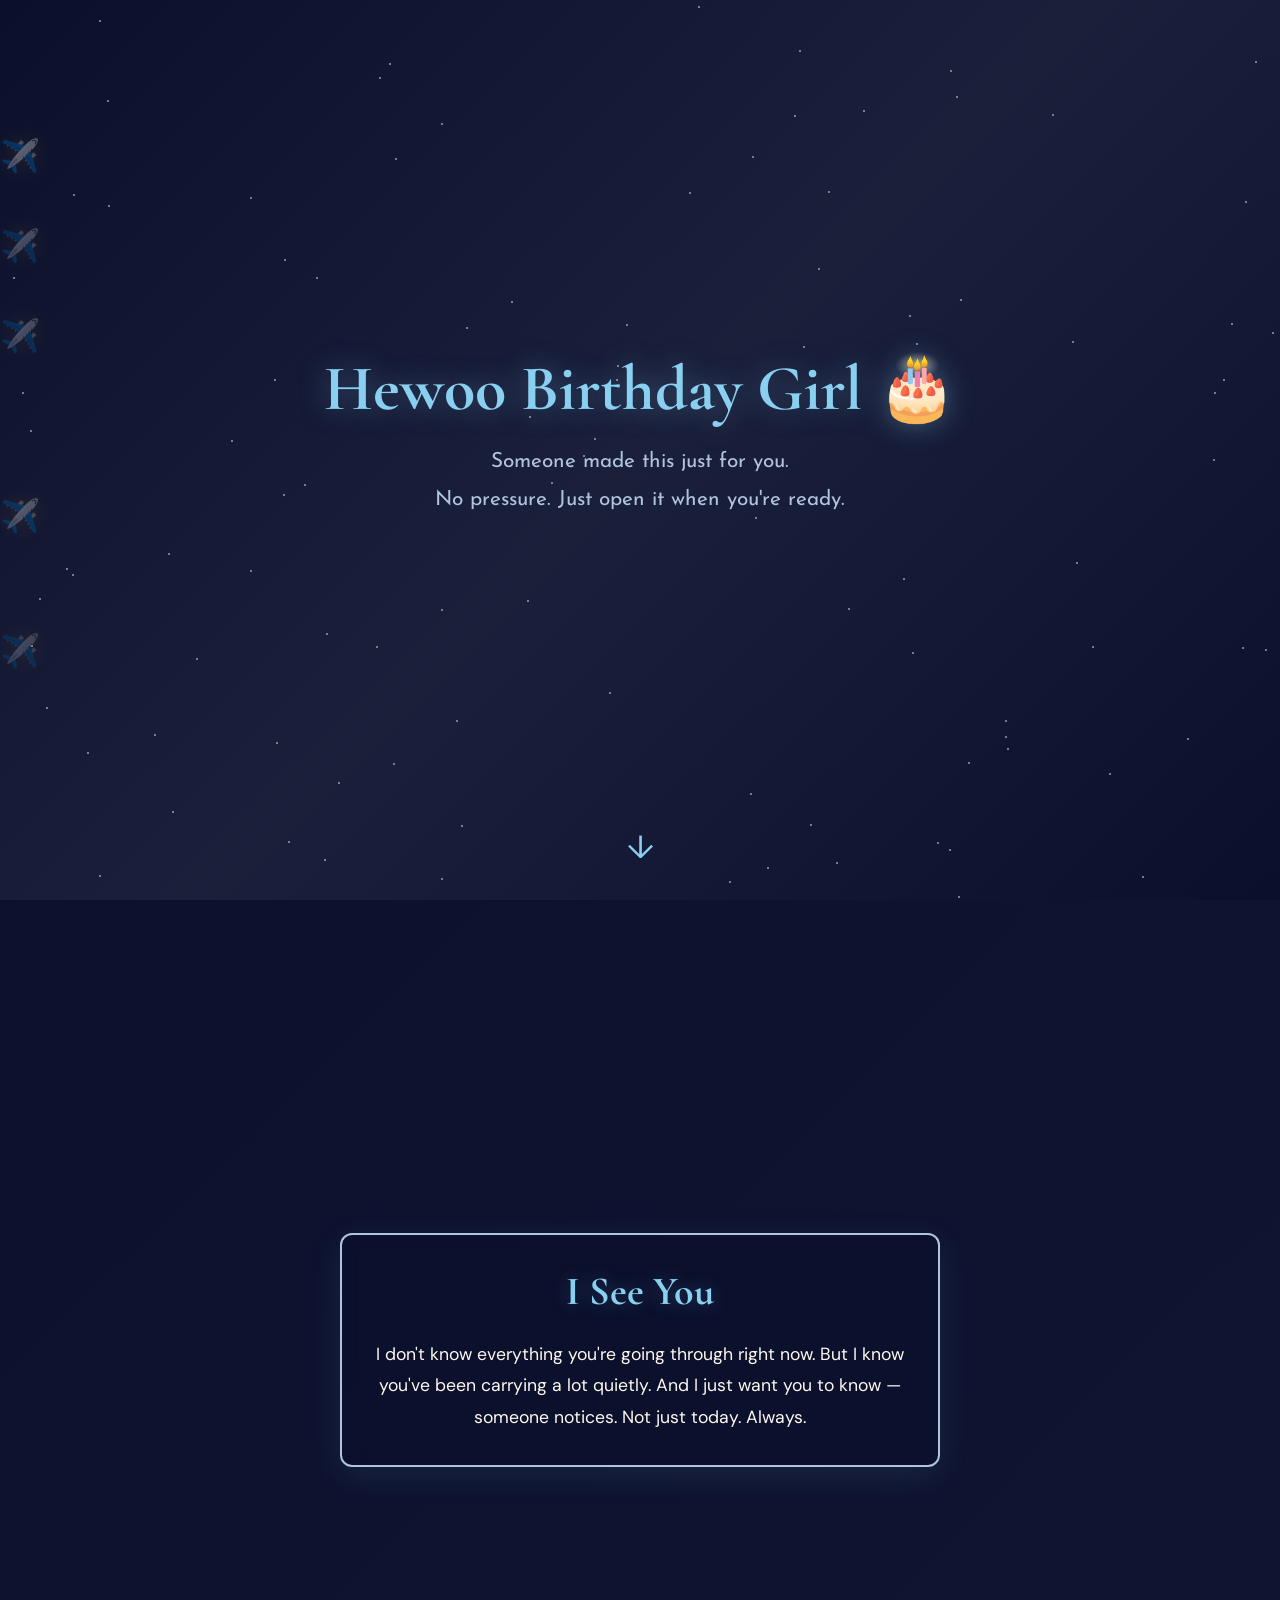
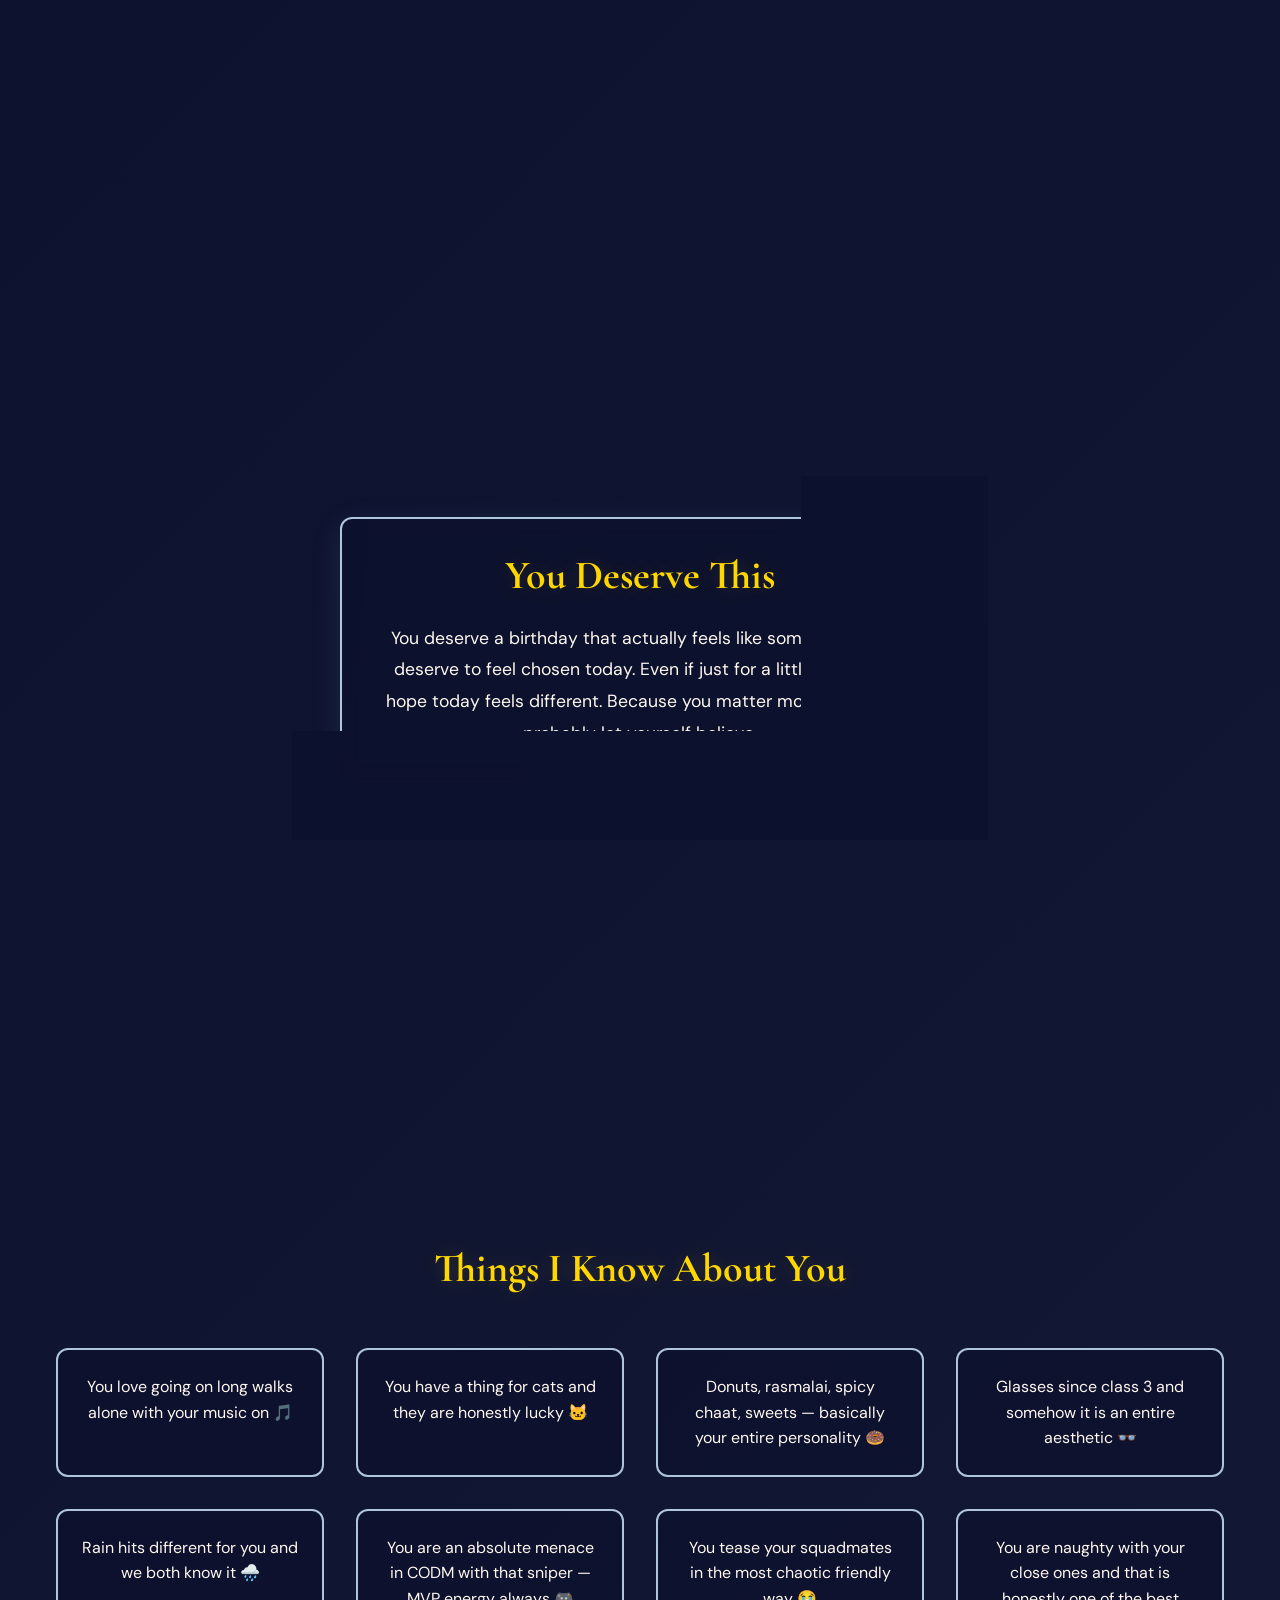
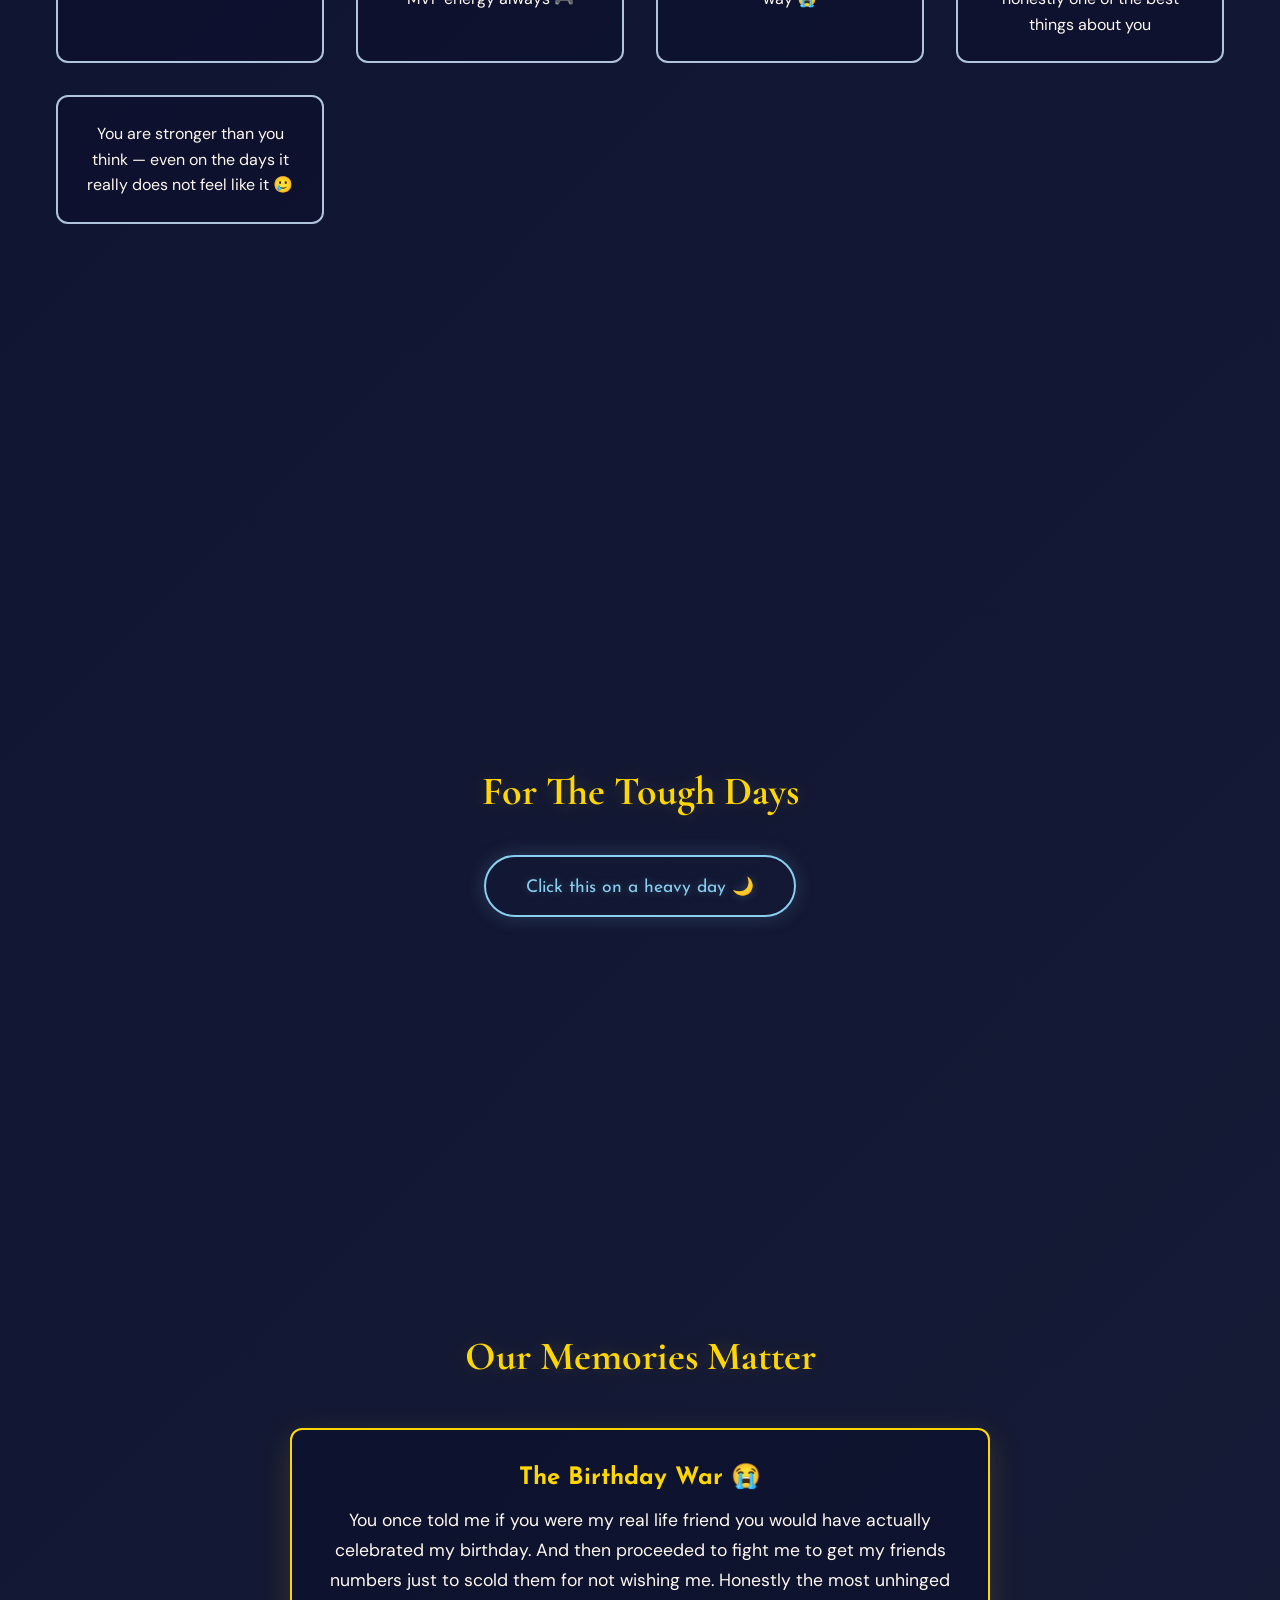
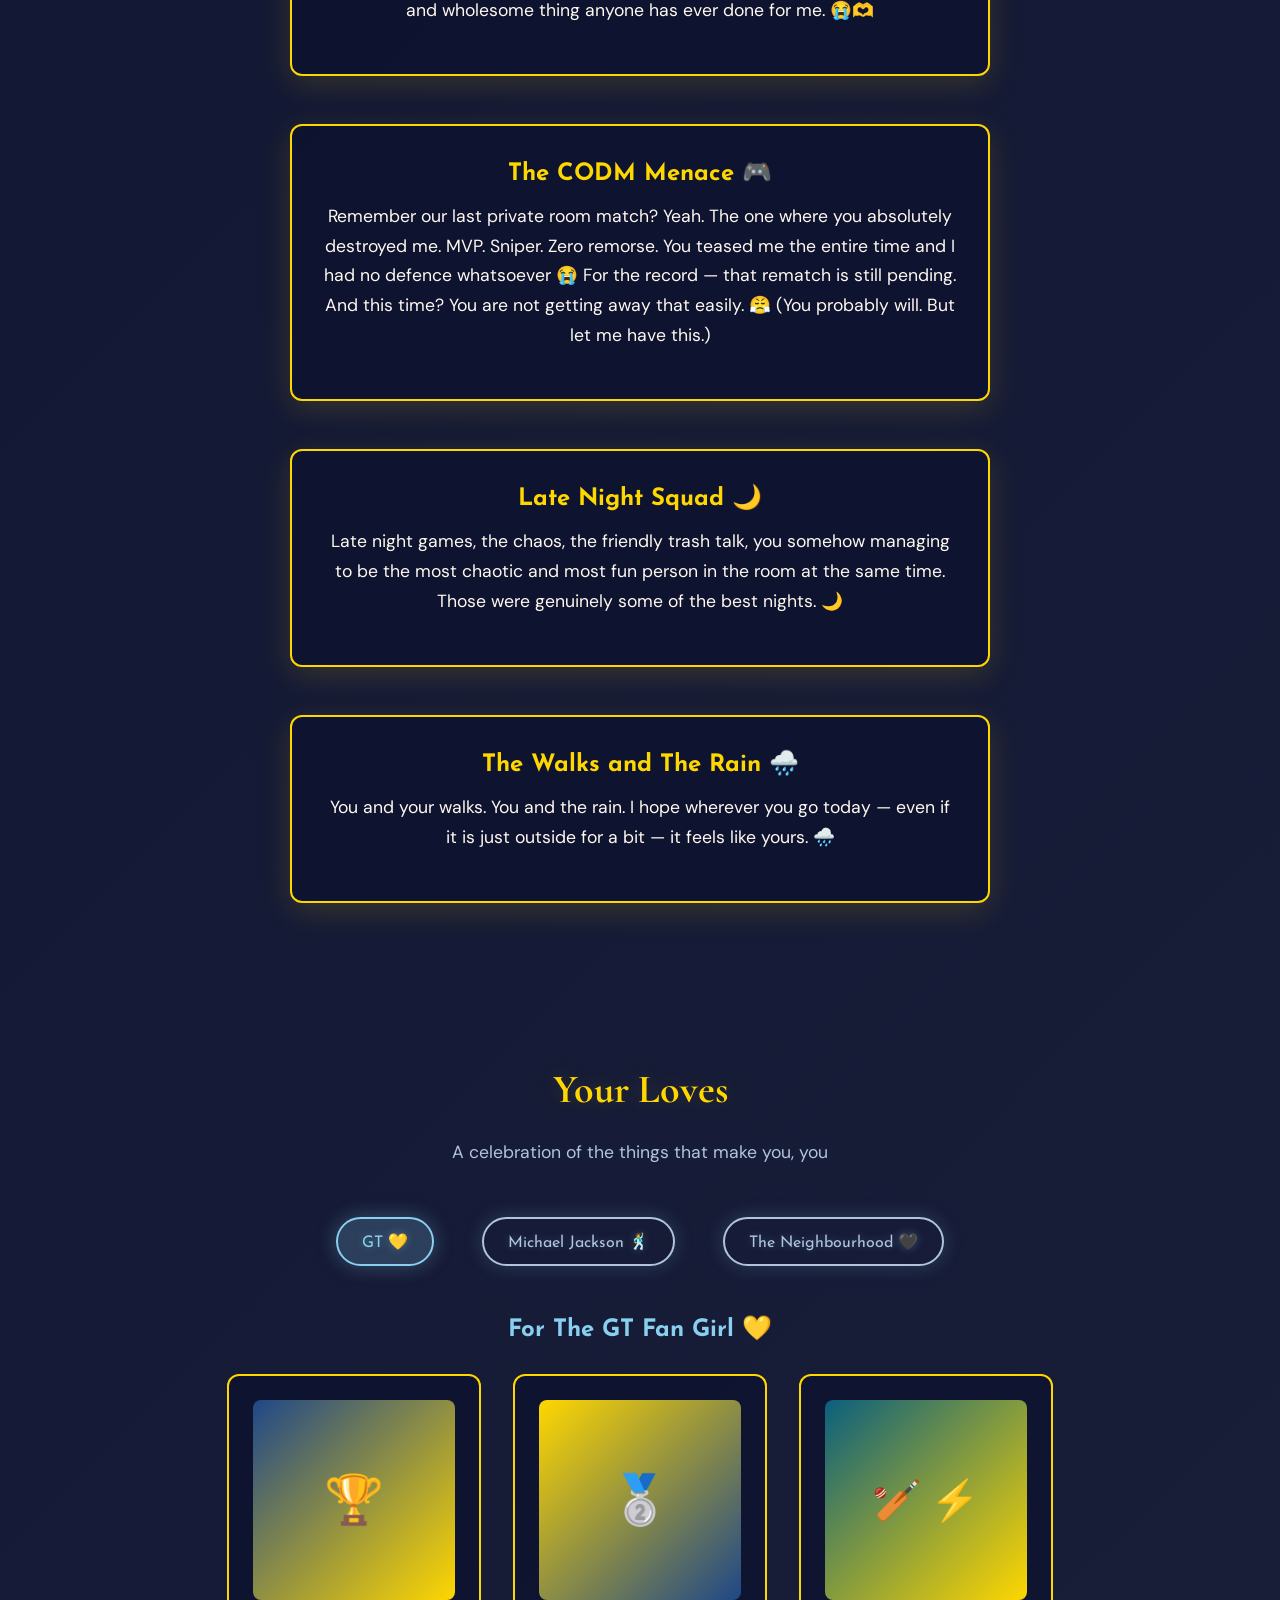
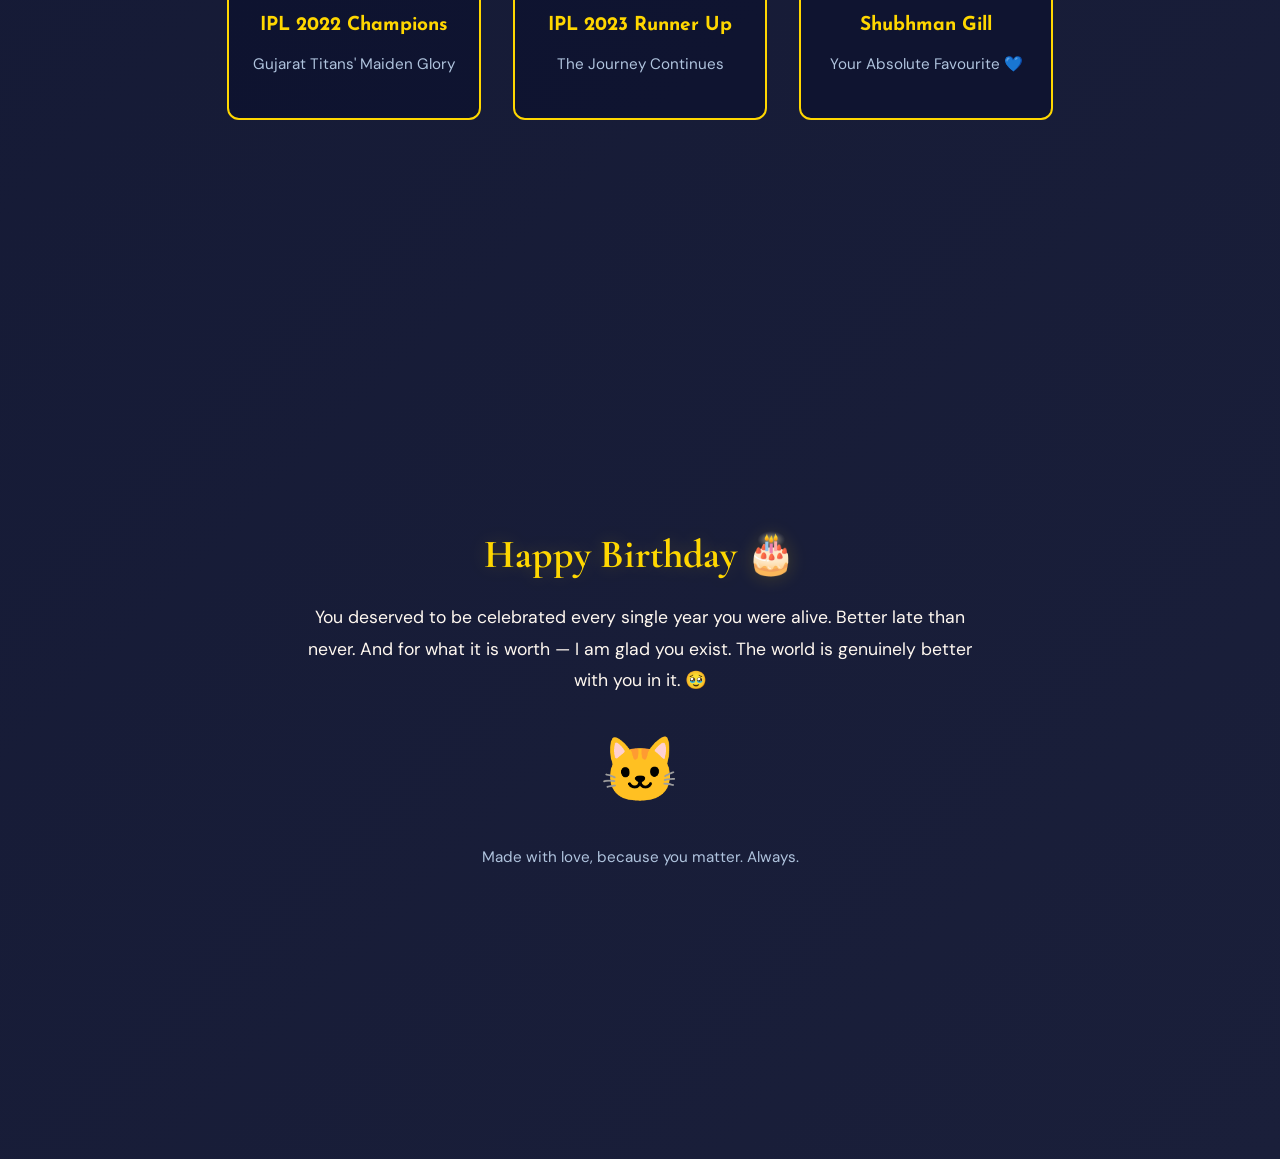
<file: birthday.html>
<!DOCTYPE html>
<html lang="en">

<head>
    <meta charset="UTF-8">
    <meta name="viewport" content="width=device-width, initial-scale=1.0">
    <title>Your Birthday Means Something 🎂</title>

    <!-- Google Fonts -->
    <link
        href="https://fonts.googleapis.com/css2?family=Cormorant+Garamond:wght@400;600;700&family=Josefin+Sans:wght@400;600&family=DM+Sans:wght@400;500;600&display=swap"
        rel="stylesheet">

    <style>
        * {
            margin: 0;
            padding: 0;
            box-sizing: border-box;
        }

        html {
            scroll-behavior: smooth;
        }

        body {
            font-family: 'DM Sans', sans-serif;
            color: #89CFF0;
            background: linear-gradient(135deg, #0a0f2c 0%, #1a1f3a 100%);
            overflow-x: hidden;
            position: relative;
        }

        /* ===== BACKGROUND ANIMATION ===== */
        .background-container {
            position: fixed;
            top: 0;
            left: 0;
            width: 100%;
            height: 100%;
            background: linear-gradient(135deg, #0a0f2c 0%, #1a1f3a 50%, #0a0f2c 100%);
            z-index: -2;
            overflow: hidden;
        }

        .stars {
            position: absolute;
            width: 100%;
            height: 100%;
        }

        .star {
            position: absolute;
            width: 2px;
            height: 2px;
            background: #FFF8F0;
            border-radius: 50%;
            opacity: 0.6;
            animation: twinkle 3s infinite;
        }

        @keyframes twinkle {

            0%,
            100% {
                opacity: 0.3;
            }

            50% {
                opacity: 0.9;
            }
        }

        /* Airplane animations */
        .airplane-container {
            position: absolute;
            width: 100%;
            height: 100%;
            overflow: hidden;
        }

        .airplane {
            position: absolute;
            font-size: 2rem;
            opacity: 0.4;
            animation: fly-across 25s linear infinite;
            filter: drop-shadow(0 0 10px rgba(255, 215, 0, 0.3));
        }

        .airplane:nth-child(1) {
            top: 15%;
            animation-duration: 25s;
            animation-delay: 0s;
        }

        .airplane:nth-child(2) {
            top: 35%;
            animation-duration: 30s;
            animation-delay: 5s;
            opacity: 0.3;
        }

        .airplane:nth-child(3) {
            top: 55%;
            animation-duration: 28s;
            animation-delay: 10s;
            opacity: 0.35;
        }

        .airplane:nth-child(4) {
            top: 70%;
            animation-duration: 32s;
            animation-delay: 15s;
            opacity: 0.25;
        }

        .airplane:nth-child(5) {
            top: 25%;
            animation-duration: 35s;
            animation-delay: 20s;
            opacity: 0.3;
        }

        @keyframes fly-across {
            from {
                left: -50px;
                transform: translateX(0);
            }

            to {
                left: 100%;
                transform: translateX(0);
            }
        }

        /* Scroll-triggered background color shift */
        body.scroll-warm {
            --bg-color: #2d1810;
        }

        /* ===== SECTIONS ===== */
        section {
            position: relative;
            z-index: 1;
            min-height: 100vh;
            display: flex;
            flex-direction: column;
            justify-content: center;
            align-items: center;
            padding: 2rem;
            text-align: center;
        }

        /* ===== TYPOGRAPHY ===== */
        h1 {
            font-family: 'Cormorant Garamond', serif;
            font-size: 4rem;
            font-weight: 700;
            color: #89CFF0;
            text-shadow: 0 0 30px rgba(137, 207, 240, 0.4);
            margin-bottom: 1rem;
            animation: fade-in 1.5s ease-in;
        }

        h2 {
            font-family: 'Cormorant Garamond', serif;
            font-size: 2.5rem;
            color: #FFD700;
            margin-bottom: 1.5rem;
            text-shadow: 0 0 20px rgba(255, 215, 0, 0.2);
        }

        h3 {
            font-family: 'Josefin Sans', sans-serif;
            font-size: 1.5rem;
            color: #89CFF0;
            margin-bottom: 1rem;
        }

        p {
            font-family: 'DM Sans', sans-serif;
            font-size: 1.1rem;
            line-height: 1.8;
            color: #FFF8F0;
            margin: 1rem 0;
            max-width: 700px;
        }

        .subheading {
            font-family: 'Josefin Sans', sans-serif;
            font-size: 1.3rem;
            color: #B0C4DE;
            margin-bottom: 2rem;
            font-weight: 400;
            animation: fade-in 2s ease-in;
        }

        @keyframes fade-in {
            from {
                opacity: 0;
                transform: translateY(10px);
            }

            to {
                opacity: 1;
                transform: translateY(0);
            }
        }

        /* ===== HERO SECTION ===== */
        #hero {
            background: transparent;
        }

        .scroll-indicator {
            position: absolute;
            bottom: 2rem;
            left: 50%;
            transform: translateX(-50%);
            font-size: 2rem;
            animation: bounce 2s infinite;
        }

        @keyframes bounce {

            0%,
            100% {
                transform: translateX(-50%) translateY(0);
            }

            50% {
                transform: translateX(-50%) translateY(10px);
            }
        }

        /* ===== CARDS ===== */
        .card {
            background: rgba(10, 15, 44, 0.6);
            border: 2px solid #B0C4DE;
            border-radius: 12px;
            padding: 2rem;
            margin: 1rem auto;
            max-width: 600px;
            box-shadow: 0 8px 32px rgba(137, 207, 240, 0.1);
            backdrop-filter: blur(10px);
            animation: fade-in 0.8s ease-in;
        }

        .card p {
            margin: 0;
        }

        /* ===== BUTTON ===== */
        button {
            font-family: 'Josefin Sans', sans-serif;
            padding: 1.2rem 2.5rem;
            font-size: 1.1rem;
            background: transparent;
            border: 2px solid #89CFF0;
            color: #89CFF0;
            border-radius: 50px;
            cursor: pointer;
            transition: all 0.4s ease;
            text-shadow: 0 0 10px rgba(137, 207, 240, 0.3);
            box-shadow: 0 0 20px rgba(137, 207, 240, 0.2);
            margin: 1rem;
        }

        button:hover {
            background: rgba(137, 207, 240, 0.1);
            box-shadow: 0 0 40px rgba(137, 207, 240, 0.4);
            transform: scale(1.05);
        }

        .hidden-message {
            max-height: 0;
            overflow: hidden;
            opacity: 0;
            transition: all 0.6s ease;
        }

        .hidden-message.revealed {
            max-height: 300px;
            opacity: 1;
        }

        /* ===== THINGS I KNOW SECTION ===== */
        .traits-grid {
            display: grid;
            grid-template-columns: repeat(auto-fit, minmax(250px, 1fr));
            gap: 2rem;
            max-width: 1200px;
            margin: 2rem auto;
            width: 100%;
            padding: 0 1rem;
        }

        .trait-card {
            background: rgba(10, 15, 44, 0.5);
            border: 2px solid #B0C4DE;
            border-radius: 12px;
            padding: 1.5rem;
            animation: fade-in-scale 0.8s ease-in;
            transition: transform 0.3s ease, box-shadow 0.3s ease;
        }

        .trait-card:hover {
            transform: translateY(-5px);
            box-shadow: 0 12px 40px rgba(137, 207, 240, 0.2);
        }

        .trait-card p {
            font-size: 1rem;
            margin: 0;
            line-height: 1.6;
        }

        @keyframes fade-in-scale {
            from {
                opacity: 0;
                transform: scale(0.95);
            }

            to {
                opacity: 1;
                transform: scale(1);
            }
        }

        /* ===== MEMORY SECTION ===== */
        .memory-card {
            background: rgba(10, 15, 44, 0.6);
            border: 2px solid #FFD700;
            border-radius: 12px;
            padding: 2rem;
            margin: 1.5rem auto;
            max-width: 700px;
            box-shadow: 0 8px 32px rgba(255, 215, 0, 0.15);
            animation: fade-in 0.8s ease-in;
            transition: transform 0.3s ease;
        }

        .memory-card:hover {
            transform: translateY(-5px);
        }

        .memory-card h3 {
            color: #FFD700;
            margin-bottom: 1rem;
        }

        .memory-card p {
            color: #FFF8F0;
            line-height: 1.7;
        }

        /* ===== ALBUM SECTION ===== */
        .album-section {
            width: 100%;
            padding: 2rem;
        }

        .album-tabs {
            display: flex;
            justify-content: center;
            gap: 1rem;
            margin-bottom: 2rem;
            flex-wrap: wrap;
        }

        .album-tab-button {
            padding: 0.8rem 1.5rem;
            font-size: 1rem;
            background: transparent;
            border: 2px solid #B0C4DE;
            color: #B0C4DE;
            border-radius: 25px;
            cursor: pointer;
            transition: all 0.4s ease;
            font-family: 'Josefin Sans', sans-serif;
        }

        .album-tab-button.active {
            background: rgba(137, 207, 240, 0.2);
            border-color: #89CFF0;
            color: #89CFF0;
            box-shadow: 0 0 20px rgba(137, 207, 240, 0.3);
        }

        .album-tab-button:hover {
            border-color: #89CFF0;
            color: #89CFF0;
        }

        .album-content {
            display: none;
            animation: fade-in 0.6s ease-in;
        }

        .album-content.active {
            display: block;
        }

        .album-grid {
            display: grid;
            grid-template-columns: repeat(auto-fit, minmax(200px, 1fr));
            gap: 2rem;
            max-width: 1200px;
            margin: 2rem auto;
            width: 100%;
            padding: 0 1rem;
        }

        .album-card {
            background: rgba(10, 15, 44, 0.6);
            border: 2px solid #B0C4DE;
            border-radius: 12px;
            padding: 1.5rem;
            text-align: center;
            transition: all 0.3s ease;
            cursor: pointer;
            animation: fade-in-scale 0.8s ease-in;
        }

        .album-card:hover {
            transform: translateY(-8px);
            box-shadow: 0 12px 40px rgba(137, 207, 240, 0.3);
            border-color: #89CFF0;
        }

        .album-card img {
            width: 100%;
            height: 200px;
            object-fit: cover;
            border-radius: 8px;
            margin-bottom: 1rem;
        }

        .album-card h4 {
            font-family: 'Josefin Sans', sans-serif;
            color: #FFD700;
            margin-bottom: 0.5rem;
            font-size: 1.2rem;
        }

        .album-card p {
            font-size: 0.95rem;
            color: #B0C4DE;
        }

        /* GT Album specific */
        .gt-album .album-card {
            border-color: #FFD700;
        }

        .gt-album .album-card:hover {
            border-color: #FFD700;
            box-shadow: 0 12px 40px rgba(255, 215, 0, 0.2);
        }

        /* ===== RESPONSIVE ===== */
        @media (max-width: 768px) {
            h1 {
                font-size: 2.5rem;
            }

            h2 {
                font-size: 1.8rem;
            }

            h3 {
                font-size: 1.2rem;
            }

            p {
                font-size: 1rem;
            }

            .subheading {
                font-size: 1.1rem;
            }

            section {
                min-height: auto;
                padding: 1.5rem;
            }

            .traits-grid {
                grid-template-columns: 1fr;
            }

            .album-grid {
                grid-template-columns: repeat(auto-fit, minmax(150px, 1fr));
            }

            button {
                padding: 1rem 2rem;
                font-size: 1rem;
            }
        }

        @media (max-width: 480px) {
            h1 {
                font-size: 1.8rem;
            }

            h2 {
                font-size: 1.4rem;
            }

            .card,
            .memory-card {
                padding: 1.5rem;
            }

            .album-grid {
                grid-template-columns: repeat(auto-fit, minmax(120px, 1fr));
            }

            button {
                padding: 0.9rem 1.5rem;
                font-size: 0.95rem;
            }
        }

        /* ===== CLOSING CAT ===== */
        .cat-icon {
            font-size: 4rem;
            margin: 2rem 0;
            animation: gentle-bounce 2s infinite;
        }

        @keyframes gentle-bounce {

            0%,
            100% {
                transform: translateY(0);
            }

            50% {
                transform: translateY(-10px);
            }
        }

        /* Scroll transition effect */
        .sunset-transition {
            position: fixed;
            top: 0;
            left: 0;
            width: 100%;
            height: 100%;
            background: linear-gradient(135deg,
                    rgba(10, 15, 44, 0) 0%,
                    rgba(45, 24, 16, 0) 50%,
                    rgba(10, 15, 44, 0) 100%);
            pointer-events: none;
            z-index: 0;
            transition: background 0.5s ease;
        }
    </style>
</head>

<body>
    <!-- BACKGROUND ANIMATION -->
    <div class="background-container">
        <div class="stars" id="stars"></div>
        <div class="airplane-container">
            <div class="airplane">✈️</div>
            <div class="airplane">✈️</div>
            <div class="airplane">✈️</div>
            <div class="airplane">✈️</div>
            <div class="airplane">✈️</div>
        </div>
    </div>

    <!-- HERO SECTION -->
    <section id="hero">
        <div>
            <h1>Hewoo Birthday Girl 🎂</h1>
            <p class="subheading">Someone made this just for you.<br>No pressure. Just open it when you're ready.</p>
            <div class="scroll-indicator">↓</div>
        </div>
    </section>

    <!-- I SEE YOU SECTION -->
    <section id="see-you">
        <div class="card">
            <h2 style="color: #89CFF0; text-shadow: 0 0 20px rgba(137, 207, 240, 0.3);">I See You</h2>
            <p>I don't know everything you're going through right now. But I know you've been carrying a lot quietly.
                And I just want you to know — someone notices. Not just today. Always.</p>
        </div>
    </section>

    <!-- BIRTHDAY MESSAGE SECTION -->
    <section id="message">
        <div class="card">
            <h2 style="color: #FFD700;">You Deserve This</h2>
            <p>You deserve a birthday that actually feels like something. You deserve to feel chosen today. Even if just
                for a little while — I hope today feels different. Because you matter more than you probably let
                yourself believe.</p>
        </div>
    </section>

    <!-- THINGS I KNOW SECTION -->
    <section id="know">
        <h2>Things I Know About You</h2>
        <div class="traits-grid">
            <div class="trait-card">
                <p>You love going on long walks alone with your music on 🎵</p>
            </div>
            <div class="trait-card">
                <p>You have a thing for cats and they are honestly lucky 🐱</p>
            </div>
            <div class="trait-card">
                <p>Donuts, rasmalai, spicy chaat, sweets — basically your entire personality 🍩</p>
            </div>
            <div class="trait-card">
                <p>Glasses since class 3 and somehow it is an entire aesthetic 👓</p>
            </div>
            <div class="trait-card">
                <p>Rain hits different for you and we both know it 🌧️</p>
            </div>
            <div class="trait-card">
                <p>You are an absolute menace in CODM with that sniper — MVP energy always 🎮</p>
            </div>
            <div class="trait-card">
                <p>You tease your squadmates in the most chaotic friendly way 😭</p>
            </div>
            <div class="trait-card">
                <p>You are naughty with your close ones and that is honestly one of the best things about you</p>
            </div>
            <div class="trait-card">
                <p>You are stronger than you think — even on the days it really does not feel like it 🥲</p>
            </div>
        </div>
    </section>

    <!-- HEAVY DAY SECTION -->
    <section id="heavy-day">
        <div>
            <h2>For The Tough Days</h2>
            <button onclick="toggleHeavyDayMessage()">Click this on a heavy day 🌙</button>
            <div class="hidden-message" id="heavy-message">
                <div class="card">
                    <p>Hey. I know some days just feel too heavy to explain. That is okay. You do not have to be okay
                        right now. Just know — someone out there is quietly in your corner. Always. You are not as alone
                        as it feels.</p>
                </div>
            </div>
        </div>
    </section>

    <!-- MEMORIES SECTION -->
    <section id="memories">
        <h2>Our Memories Matter</h2>

        <div class="memory-card">
            <h3>The Birthday War 😭</h3>
            <p>You once told me if you were my real life friend you would have actually celebrated my birthday. And then
                proceeded to fight me to get my friends numbers just to scold them for not wishing me. Honestly the most
                unhinged and wholesome thing anyone has ever done for me. 😭🫶</p>
        </div>

        <div class="memory-card">
            <h3>The CODM Menace 🎮</h3>
            <p>Remember our last private room match? Yeah. The one where you absolutely destroyed me. MVP. Sniper. Zero
                remorse. You teased me the entire time and I had no defence whatsoever 😭 For the record — that rematch
                is still pending. And this time? You are not getting away that easily. 😤 (You probably will. But let me
                have this.)</p>
        </div>

        <div class="memory-card">
            <h3>Late Night Squad 🌙</h3>
            <p>Late night games, the chaos, the friendly trash talk, you somehow managing to be the most chaotic and
                most fun person in the room at the same time. Those were genuinely some of the best nights. 🌙</p>
        </div>

        <div class="memory-card">
            <h3>The Walks and The Rain 🌧️</h3>
            <p>You and your walks. You and the rain. I hope wherever you go today — even if it is just outside for a bit
                — it feels like yours. 🌧️</p>
        </div>
    </section>

    <!-- ALBUM SECTION -->
    <section id="albums" class="album-section">
        <h2 style="margin-bottom: 0.5rem;">Your Loves</h2>
        <p style="color: #B0C4DE; margin-bottom: 2rem;">A celebration of the things that make you, you</p>

        <div class="album-tabs">
            <button class="album-tab-button active" onclick="switchAlbum('gt')">GT 💛</button>
            <button class="album-tab-button" onclick="switchAlbum('mj')">Michael Jackson 🕺</button>
            <button class="album-tab-button" onclick="switchAlbum('nbhd')">The Neighbourhood 🖤</button>
        </div>

        <!-- GT ALBUM -->
        <div class="album-content active gt-album" id="gt-album">
            <h3>For The GT Fan Girl 💛</h3>
            <div class="album-grid">
                <div class="album-card">
                    <div
                        style="background: linear-gradient(135deg, #1f4788 0%, #FFD700 100%); height: 200px; display: flex; align-items: center; justify-content: center; border-radius: 8px; margin-bottom: 1rem; font-size: 3rem;">
                        🏆</div>
                    <h4>IPL 2022 Champions</h4>
                    <p>Gujarat Titans' Maiden Glory</p>
                </div>
                <div class="album-card">
                    <div
                        style="background: linear-gradient(135deg, #FFD700 0%, #1f4788 100%); height: 200px; display: flex; align-items: center; justify-content: center; border-radius: 8px; margin-bottom: 1rem; font-size: 3rem;">
                        🥈</div>
                    <h4>IPL 2023 Runner Up</h4>
                    <p>The Journey Continues</p>
                </div>
                <div class="album-card">
                    <div
                        style="background: linear-gradient(135deg, #0a5f7d 0%, #FFD700 100%); height: 200px; display: flex; align-items: center; justify-content: center; border-radius: 8px; margin-bottom: 1rem; font-size: 2.5rem;">
                        🏏 ⚡</div>
                    <h4>Shubhman Gill</h4>
                    <p>Your Absolute Favourite 💙</p>
                </div>
            </div>
        </div>

        <!-- MICHAEL JACKSON ALBUM -->
        <div class="album-content" id="mj-album">
            <h3>MJ Forever 🕺</h3>
            <div class="album-grid">
                <div class="album-card">
                    <div
                        style="background: linear-gradient(135deg, #1a1a1a 0%, #FFD700 100%); height: 200px; display: flex; align-items: center; justify-content: center; border-radius: 8px; margin-bottom: 1rem; font-size: 2.5rem;">
                        🎵</div>
                    <h4>Thriller</h4>
                    <p>The Greatest Album</p>
                </div>
                <div class="album-card">
                    <div
                        style="background: linear-gradient(135deg, #FFD700 0%, #1a1a1a 100%); height: 200px; display: flex; align-items: center; justify-content: center; border-radius: 8px; margin-bottom: 1rem; font-size: 2.5rem;">
                        👑</div>
                    <h4>Billie Jean</h4>
                    <p>Iconic. Legendary.</p>
                </div>
                <div class="album-card">
                    <div
                        style="background: linear-gradient(135deg, #1a1a1a 0%, #FFD700 100%); height: 200px; display: flex; align-items: center; justify-content: center; border-radius: 8px; margin-bottom: 1rem; font-size: 2.5rem;">
                        ⚡</div>
                    <h4>Beat It</h4>
                    <p>Pure Energy</p>
                </div>
                <div class="album-card">
                    <div
                        style="background: linear-gradient(135deg, #FFD700 0%, #1a1a1a 100%); height: 200px; display: flex; align-items: center; justify-content: center; border-radius: 8px; margin-bottom: 1rem; font-size: 2.5rem;">
                        🎸</div>
                    <h4>Smooth Criminal</h4>
                    <p>Smooth. Smooth. Smooth.</p>
                </div>
                <div class="album-card">
                    <div
                        style="background: linear-gradient(135deg, #1a1a1a 0%, #FFD700 100%); height: 200px; display: flex; align-items: center; justify-content: center; border-radius: 8px; margin-bottom: 1rem; font-size: 2.5rem;">
                        🌍</div>
                    <h4>Black or White</h4>
                    <p>It Don't Matter</p>
                </div>
                <div class="album-card">
                    <div
                        style="background: linear-gradient(135deg, #FFD700 0%, #1a1a1a 100%); height: 200px; display: flex; align-items: center; justify-content: center; border-radius: 8px; margin-bottom: 1rem; font-size: 2.5rem;">
                        💫</div>
                    <h4>Man in the Mirror</h4>
                    <p>Make a Change</p>
                </div>
                <div class="album-card">
                    <div
                        style="background: linear-gradient(135deg, #1a1a1a 0%, #FFD700 100%); height: 200px; display: flex; align-items: center; justify-content: center; border-radius: 8px; margin-bottom: 1rem; font-size: 2.5rem;">
                        💕</div>
                    <h4>The Way You Make Me Feel</h4>
                    <p>Pure Love</p>
                </div>
            </div>
        </div>

        <!-- THE NEIGHBOURHOOD ALBUM -->
        <div class="album-content" id="nbhd-album">
            <h3>I Love You. Goodbye. 🖤</h3>
            <div class="album-grid">
                <div class="album-card" style="border-color: #B0C4DE;">
                    <div
                        style="background: linear-gradient(135deg, #2d2d44 0%, #B0C4DE 100%); height: 200px; display: flex; align-items: center; justify-content: center; border-radius: 8px; margin-bottom: 1rem; font-size: 2.5rem;">
                        🧥</div>
                    <h4>Sweater Weather</h4>
                    <p>The Anthem</p>
                </div>
                <div class="album-card" style="border-color: #B0C4DE;">
                    <div
                        style="background: linear-gradient(135deg, #B0C4DE 0%, #2d2d44 100%); height: 200px; display: flex; align-items: center; justify-content: center; border-radius: 8px; margin-bottom: 1rem; font-size: 2.5rem;">
                        💔</div>
                    <h4>Daddy Issues</h4>
                    <p>Deep Truths</p>
                </div>
                <div class="album-card" style="border-color: #B0C4DE;">
                    <div
                        style="background: linear-gradient(135deg, #2d2d44 0%, #B0C4DE 100%); height: 200px; display: flex; align-items: center; justify-content: center; border-radius: 8px; margin-bottom: 1rem; font-size: 2.5rem;">
                        😨</div>
                    <h4>Afraid</h4>
                    <p>Vulnerability</p>
                </div>
                <div class="album-card" style="border-color: #B0C4DE;">
                    <div
                        style="background: linear-gradient(135deg, #B0C4DE 0%, #2d2d44 100%); height: 200px; display: flex; align-items: center; justify-content: center; border-radius: 8px; margin-bottom: 1rem; font-size: 2.5rem;">
                        🕊️</div>
                    <h4>R.I.P. 2 My Youth</h4>
                    <p>Growing Up</p>
                </div>
                <div class="album-card" style="border-color: #B0C4DE;">
                    <div
                        style="background: linear-gradient(135deg, #2d2d44 0%, #B0C4DE 100%); height: 200px; display: flex; align-items: center; justify-content: center; border-radius: 8px; margin-bottom: 1rem; font-size: 2.5rem;">
                        💬</div>
                    <h4>Honest</h4>
                    <p>Real Talk</p>
                </div>
                <div class="album-card" style="border-color: #B0C4DE;">
                    <div
                        style="background: linear-gradient(135deg, #B0C4DE 0%, #2d2d44 100%); height: 200px; display: flex; align-items: center; justify-content: center; border-radius: 8px; margin-bottom: 1rem; font-size: 2.5rem;">
                        🏎️</div>
                    <h4>Ferrari</h4>
                    <p>Fast Times</p>
                </div>
                <div class="album-card" style="border-color: #B0C4DE;">
                    <div
                        style="background: linear-gradient(135deg, #2d2d44 0%, #B0C4DE 100%); height: 200px; display: flex; align-items: center; justify-content: center; border-radius: 8px; margin-bottom: 1rem; font-size: 2.5rem;">
                        🪞</div>
                    <h4>Reflections</h4>
                    <p>Look Inward</p>
                </div>
            </div>
        </div>
    </section>

    <!-- CLOSING SECTION -->
    <section id="closing">
        <div>
            <h2>Happy Birthday 🎂</h2>
            <p>You deserved to be celebrated every single year you were alive. Better late than never. And for what it
                is worth — I am glad you exist. The world is genuinely better with you in it. 🥹</p>
            <div class="cat-icon">🐱</div>
            <p style="color: #B0C4DE; margin-top: 2rem; font-size: 0.95rem;">Made with love, because you matter. Always.
            </p>
        </div>
    </section>

    <script>
        // ===== GENERATE RANDOM STARS =====
        function generateStars() {
            const starsContainer = document.getElementById('stars');
            const starCount = window.innerWidth > 768 ? 100 : 50;

            for (let i = 0; i < starCount; i++) {
                const star = document.createElement('div');
                star.className = 'star';
                star.style.left = Math.random() * 100 + '%';
                star.style.top = Math.random() * 100 + '%';
                star.style.animationDelay = Math.random() * 3 + 's';
                starsContainer.appendChild(star);
            }
        }

        // ===== TOGGLE HEAVY DAY MESSAGE =====
        function toggleHeavyDayMessage() {
            const message = document.getElementById('heavy-message');
            message.classList.toggle('revealed');
        }

        // ===== ALBUM SWITCHING =====
        function switchAlbum(album) {
            // Hide all albums
            document.querySelectorAll('.album-content').forEach(content => {
                content.classList.remove('active');
            });

            // Remove active from all buttons
            document.querySelectorAll('.album-tab-button').forEach(btn => {
                btn.classList.remove('active');
            });

            // Show selected album
            document.getElementById(album + '-album').classList.add('active');

            // Add active to clicked button
            event.target.classList.add('active');
        }

        // ===== SCROLL ANIMATIONS =====
        function observeElements() {
            const options = {
                threshold: 0.3,
                rootMargin: '0px 0px -50px 0px'
            };

            const observer = new IntersectionObserver((entries) => {
                entries.forEach(entry => {
                    if (entry.isIntersecting) {
                        entry.target.style.animation = 'fade-in 0.8s ease-in forwards';
                    }
                });
            }, options);

            document.querySelectorAll('.trait-card, .memory-card, .album-card').forEach(card => {
                observer.observe(card);
            });
        }

        // ===== SCROLL TO WARM BACKGROUND TRANSITION =====
        function handleScroll() {
            const sections = document.querySelectorAll('section');

            sections.forEach((section, index) => {
                const rect = section.getBoundingClientRect();
                const isVisible = rect.top < window.innerHeight && rect.bottom > 0;

                // Warm transition happens at "I See You" section (around 25% of scroll)
                if (isVisible && section.id === 'see-you') {
                    document.body.style.background = `linear-gradient(135deg, 
                        rgba(10, 15, 44, 0.8) 0%, 
                        rgba(45, 24, 16, 0.8) 50%, 
                        rgba(10, 15, 44, 0.8) 100%), 
                        linear-gradient(135deg, #2d1810 0%, #1a1f3a 100%)`;
                }

                // Return to blue at closing
                if (section.id === 'closing') {
                    document.body.style.background = `linear-gradient(135deg, #0a0f2c 0%, #1a1f3a 100%)`;
                }
            });
        }

        // ===== INITIALIZATION =====
        window.addEventListener('DOMContentLoaded', () => {
            generateStars();
            observeElements();

            window.addEventListener('scroll', () => {
                handleScroll();
            });

            // Smooth scroll behavior
            document.querySelectorAll('a[href^="#"]').forEach(anchor => {
                anchor.addEventListener('click', function (e) {
                    e.preventDefault();
                    const target = document.querySelector(this.getAttribute('href'));
                    if (target) {
                        target.scrollIntoView({ behavior: 'smooth' });
                    }
                });
            });
        });

        // ===== HANDLE WINDOW RESIZE =====
        window.addEventListener('resize', () => {
            // Regenerate stars on resize if needed
            if (window.innerWidth < 768 && document.querySelectorAll('.star').length > 50) {
                document.getElementById('stars').innerHTML = '';
                generateStars();
            }
        });
    </script>
</body>

</html>
</file>
